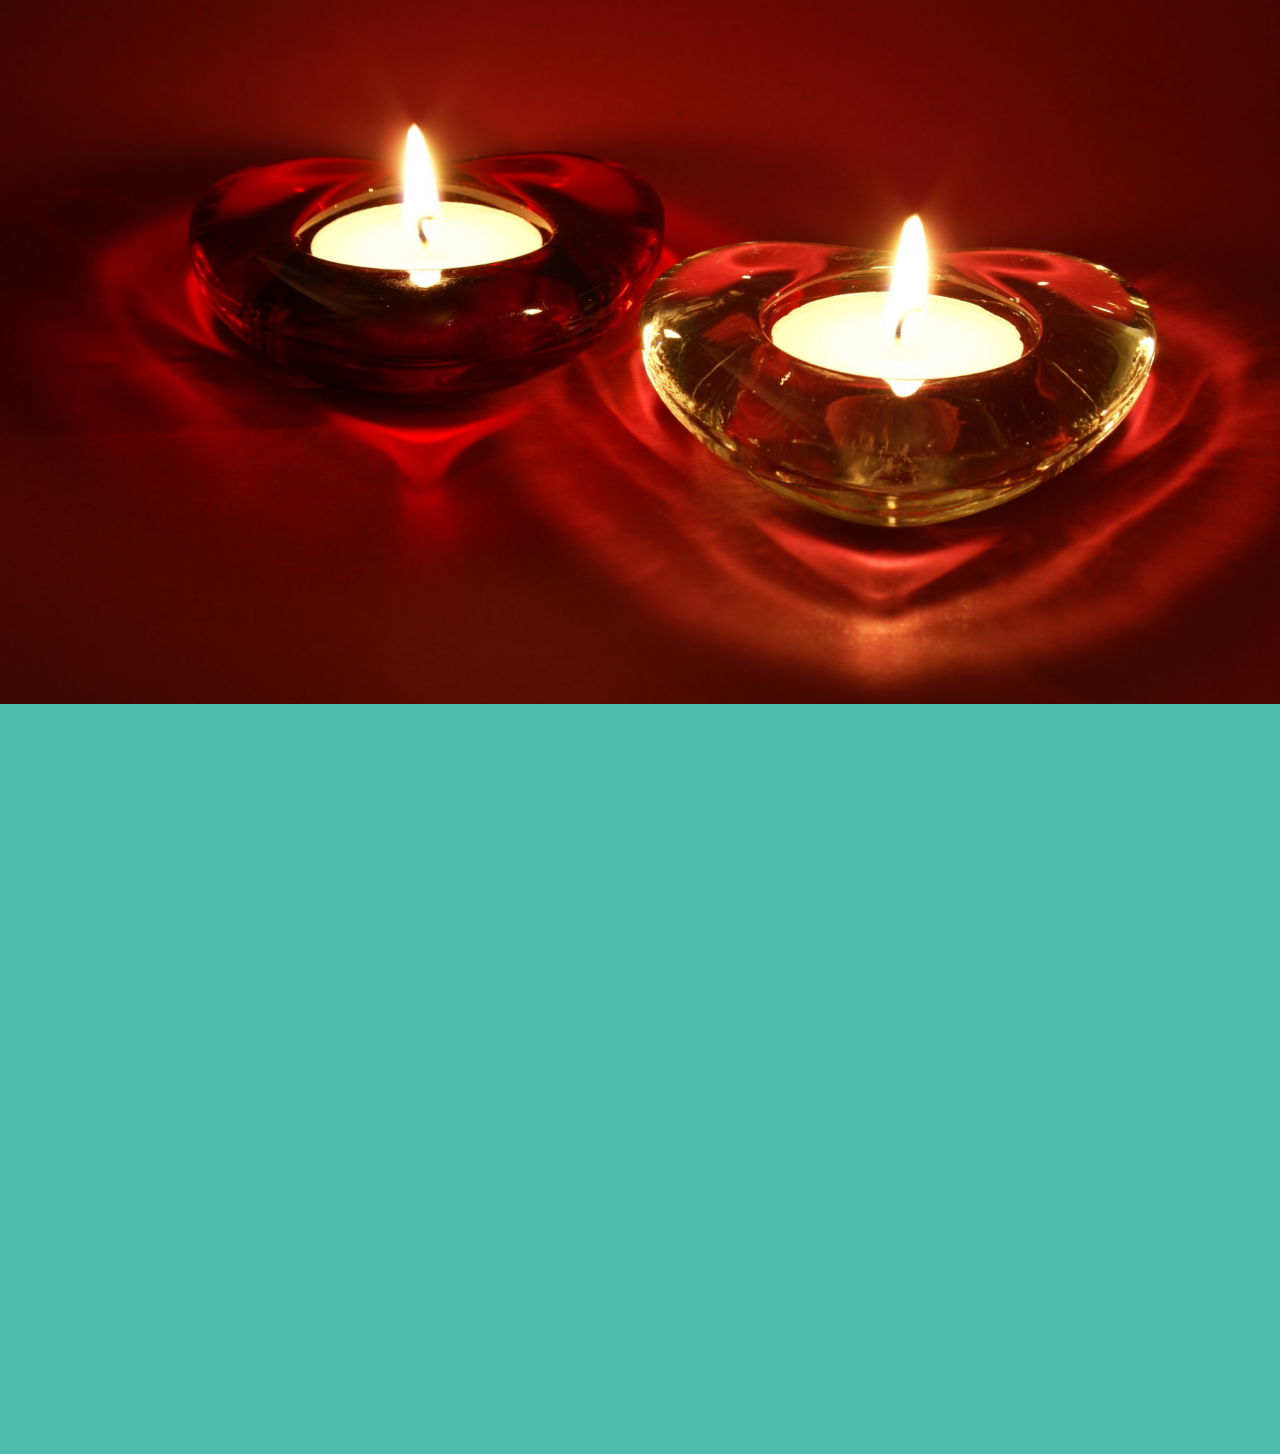
<file: ParallexScrolling/index.html>
<!doctype html>
<html>
<head>
<title>ParallecScrolling</title>
<style type="text/css">
	*{
	margin: 0px;
	padding: 0px;
	}
	#image {
		position: relative;
		z-index: -1
	}
	#content {
		height: 750px;
		width: 100%;
		margin-top:-10px; 
		background-color:#4dbbac;
		position: relative;
		z-index: 1;
	}
</style>
<script type="text/javascript">
	var ypos,image;
	function parallex() {
		image = document.getElementById('image');
		ypos = window.pageYOffset;
		image.style.top = ypos * .7+ 'px';
	}
	window.addEventListener('scroll', parallex),false;

</script>
</head>

<body>
<img id="image" src="img/slide3.jpg" height="710px" width="100%" />
<div id="content"></div>

	
</body>
</file>
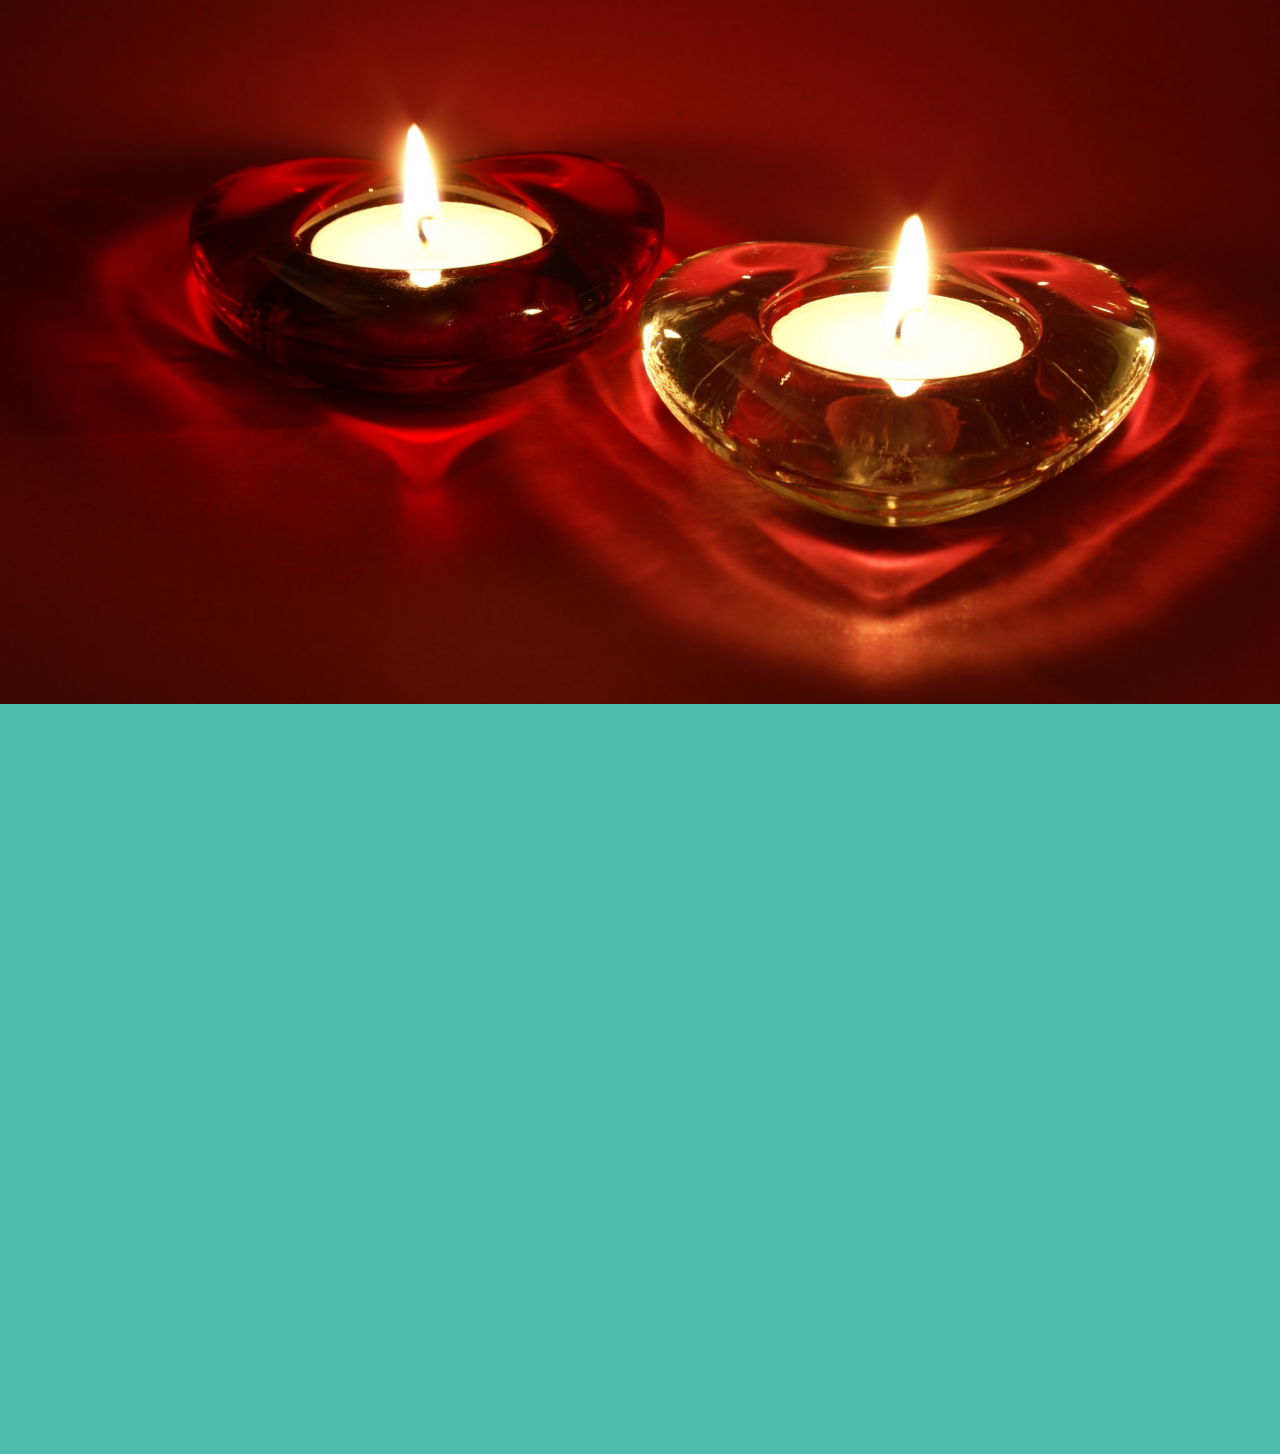
<file: ParallexScrolling/tutorial_imde.html>
<!doctype html>
<html>
<head>
<title>ParallecScrolling</title>
<style type="text/css">
	*{
	margin: 0px;
	padding: 0px;
	}
	#image {
		position: relative;
		z-index: -1
	}
	#content {
		height: 750px;
		width: 100%;
		margin-top:-10px; 
		background-color:#4dbbac;
		position: relative;
		z-index: 1;
	}
</style>
<script type="text/javascript">
	var ypos,image;
	function parallex () {
		ypos = window.pageYOffset;
		image = document.getElementById('image');
		image.style.top = ypos * .8 +'px';
	}
	window.addEventListener('scroll',parallex);
</script>

</head>

<body>
<img id="image" src="img/slide3.jpg" height="710px" width="100%" />
<div id="content"></div>

	
</body>
</file>
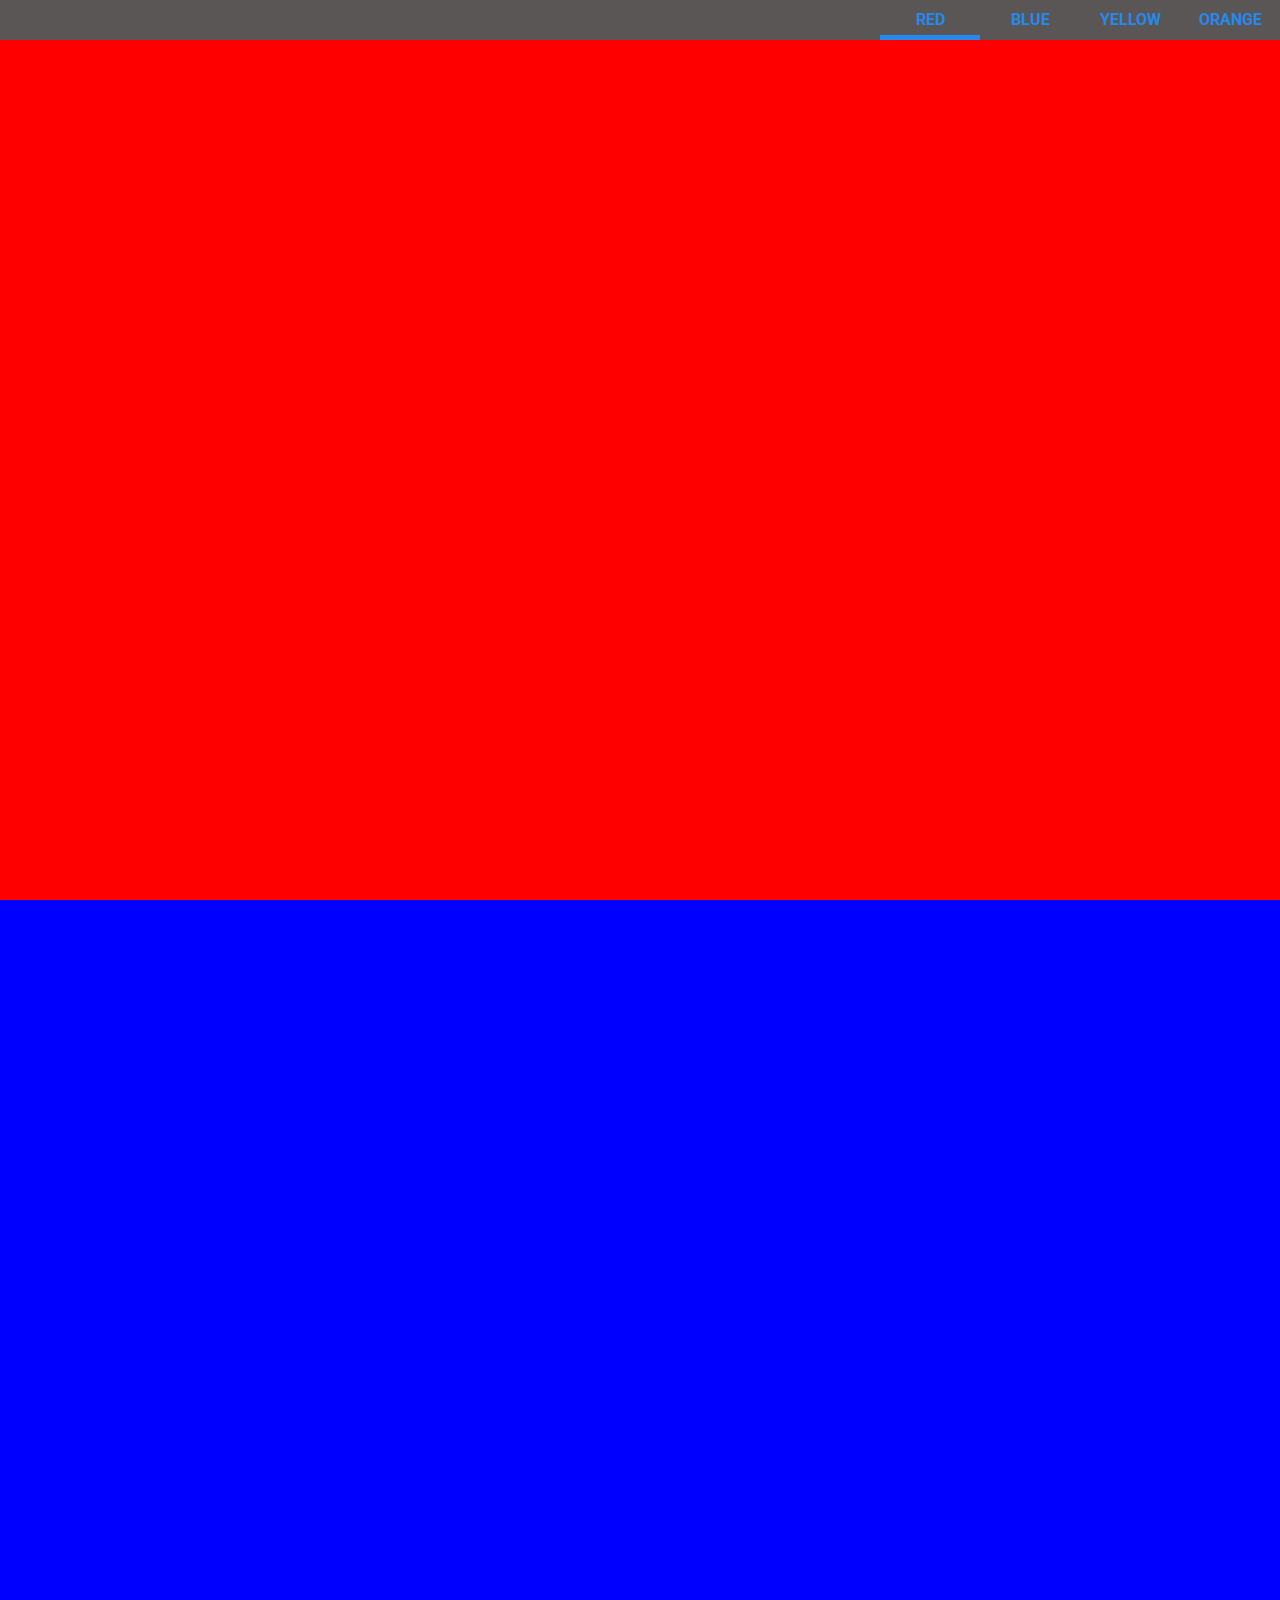
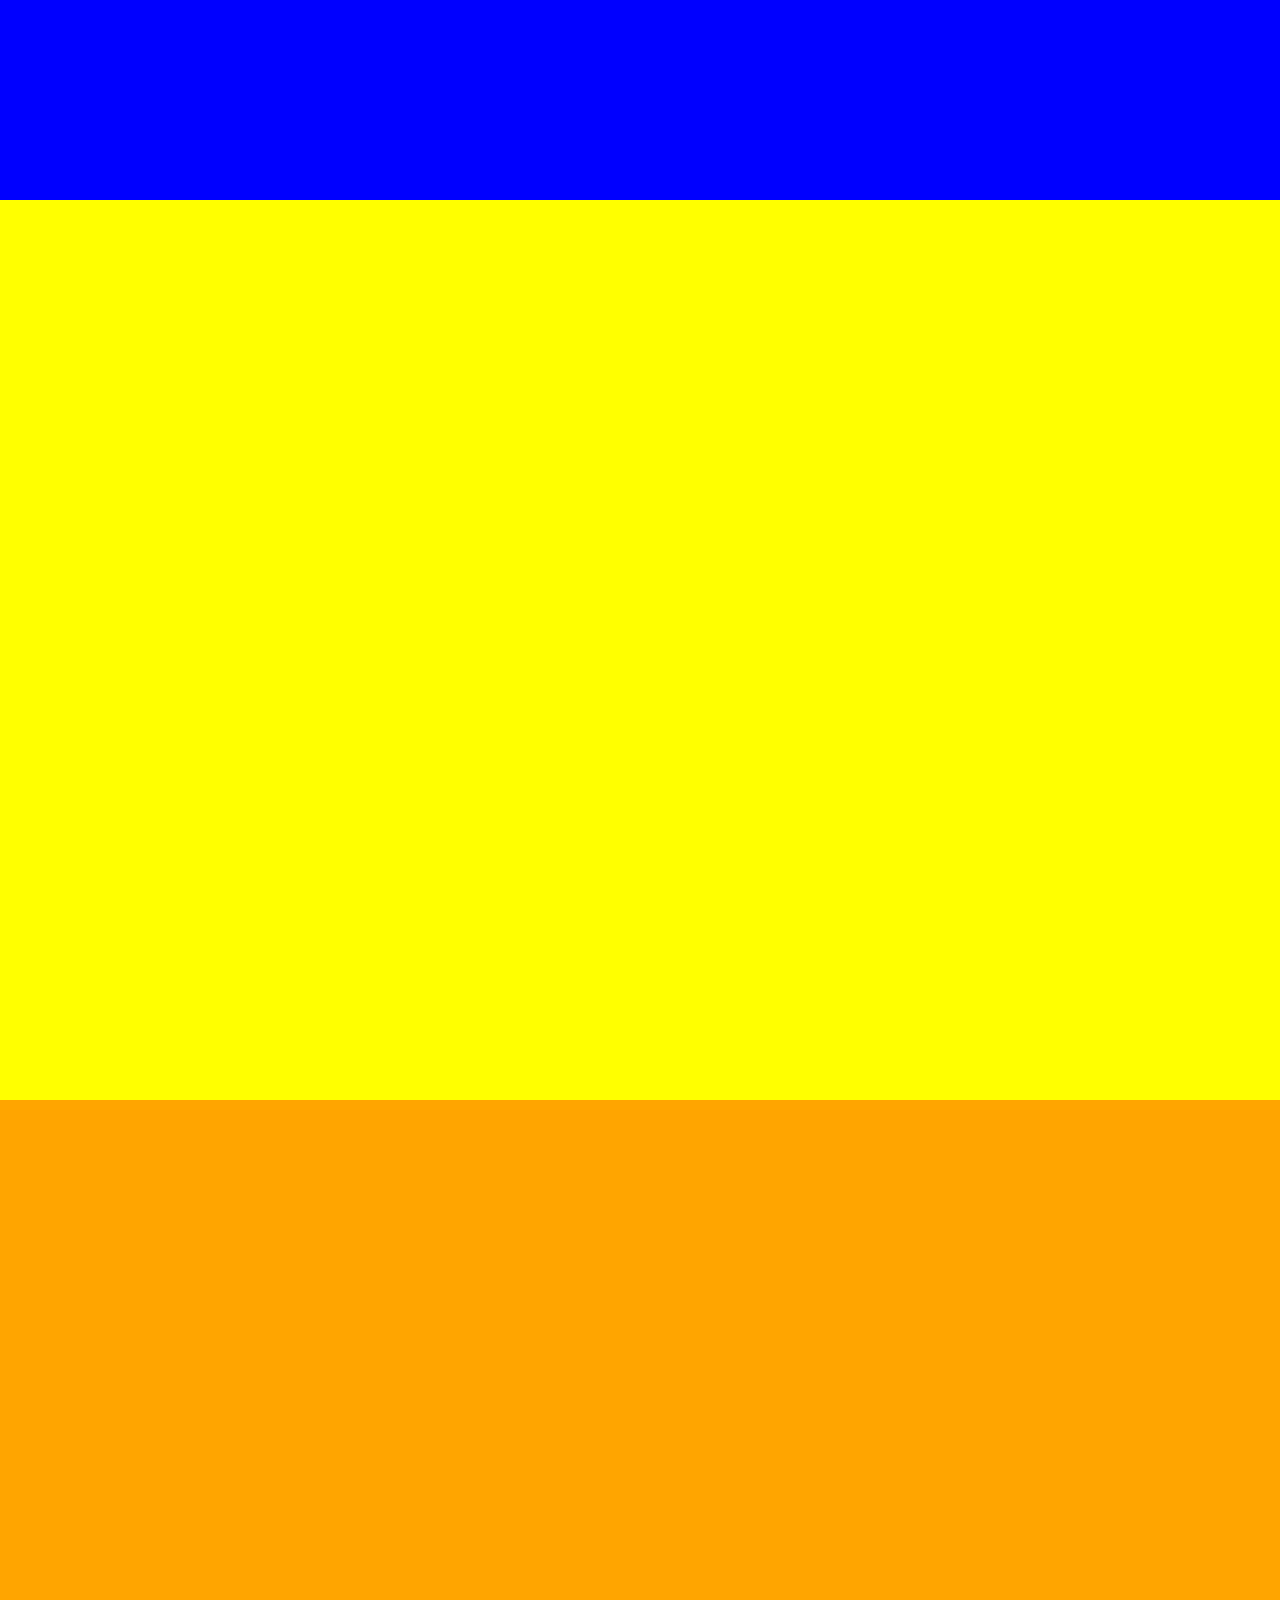
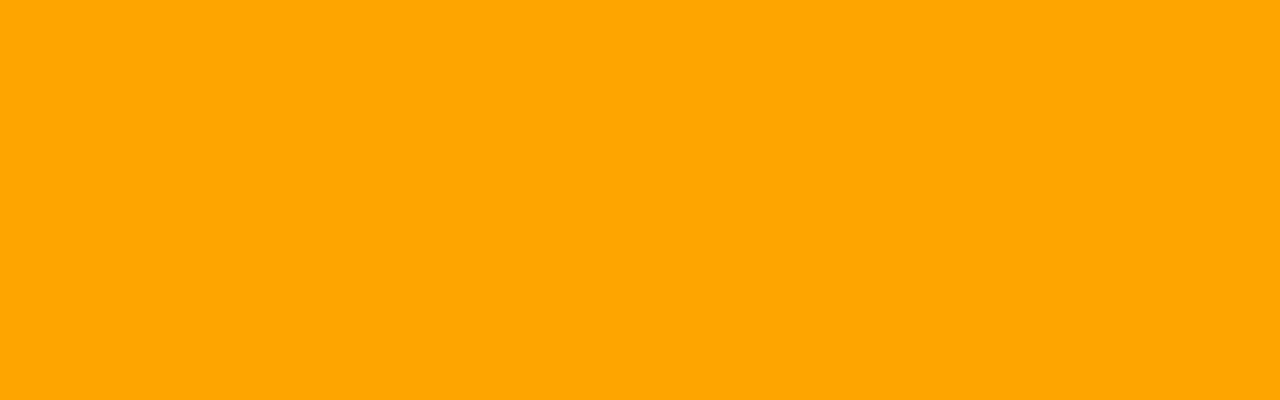
<file: SPWNavigation_ProjectFile/navigation_test.html>
<!doctype html>
<html lang="en">
    <head>
        <title></title>
        <link href='http://fonts.googleapis.com/css?family=Roboto:700' rel='stylesheet' type='text/css'>
        <style type="text/css">
            * {
                margin: 0;
                padding: 0;
            }
            body {
                overflow-x: hidden;
            }
            #wrapper {
                position: fixed;
                height: 40px;
                height: 40px;
                height: 4 0px;
                width: 100%;
                
                background: rgb(90, 86, 86);
            }
            
            #nav {
                list-style: none;
                float: right;
                position: relative;
            }
            #nav li {
                float: left;
                display: block;
                height: 40px;
                width: 100px;
                text-align: center;
                line-height: 40px;
                font-family: 'Roboto', sans-serif;
                font-weight: 700;
                color:rgb(37, 137, 237) ;
            }
            #span {
                height: 5px;
                width: 100px;
                background: rgb(37, 137, 237) ;
                position: absolute;
                bottom: 0;
                
            }
            #content {
                width: 100%;
                background: red;
             }
            #content1 {background: blue;}
            #content2 {background: yellow;}
            #content3 {background: orange;}
            
          </style>
       
    </head>
    <body>
    <div id="wrapper">
        <ul id="nav">
            <div id="span"></div>
            <a href="#content"><li>RED</li></a>
            <a href="#content1"><li>BLUE</li></a>
            <a href="#content2"><li>YELLOW</li></a>
            <a href="#content3"><li>ORANGE</li></a>
        </ul>
    </div>
    
    <div id="content"></div>
    <div id="content1"></div>
    <div id="content2"></div>
    <div id="content3"></div>
     
    <script type="text/javascript">
        function element(){
            var h = window.innerHeight;
             document.getElementById('content').style.height = h+"px";
             document.getElementById('content1').style.height = h+"px";
             document.getElementById('content2').style.height = h+"px";
             document.getElementById('content3').style.height = h+"px";
            
        }
        
        function slideAnimate() {
            var i = document.getElementById('span');
            var h = window.innerHeight;
            var x = 2*h;
            var y = 3*h;
            var Yoffset  = window.pageYOffset;
           if(Yoffset < h){
               i.style.left = "0px";
               
           }
            else if(Yoffset < (2*h)) {
                i.style.left = "100px";
                
            }
            else if(Yoffset < (3*h)) {
                i.style.left = "200px";
               
            }
            else if (Yoffset === (3*h)){
                i.style.left = "300px";
                
            }
            
                      
            
        }
        window.addEventListener('scroll',slideAnimate);
        window.addEventListener('load', element);
        window.addEventListener('resize', element);
        
    </script>
<body>
</html>
</file>
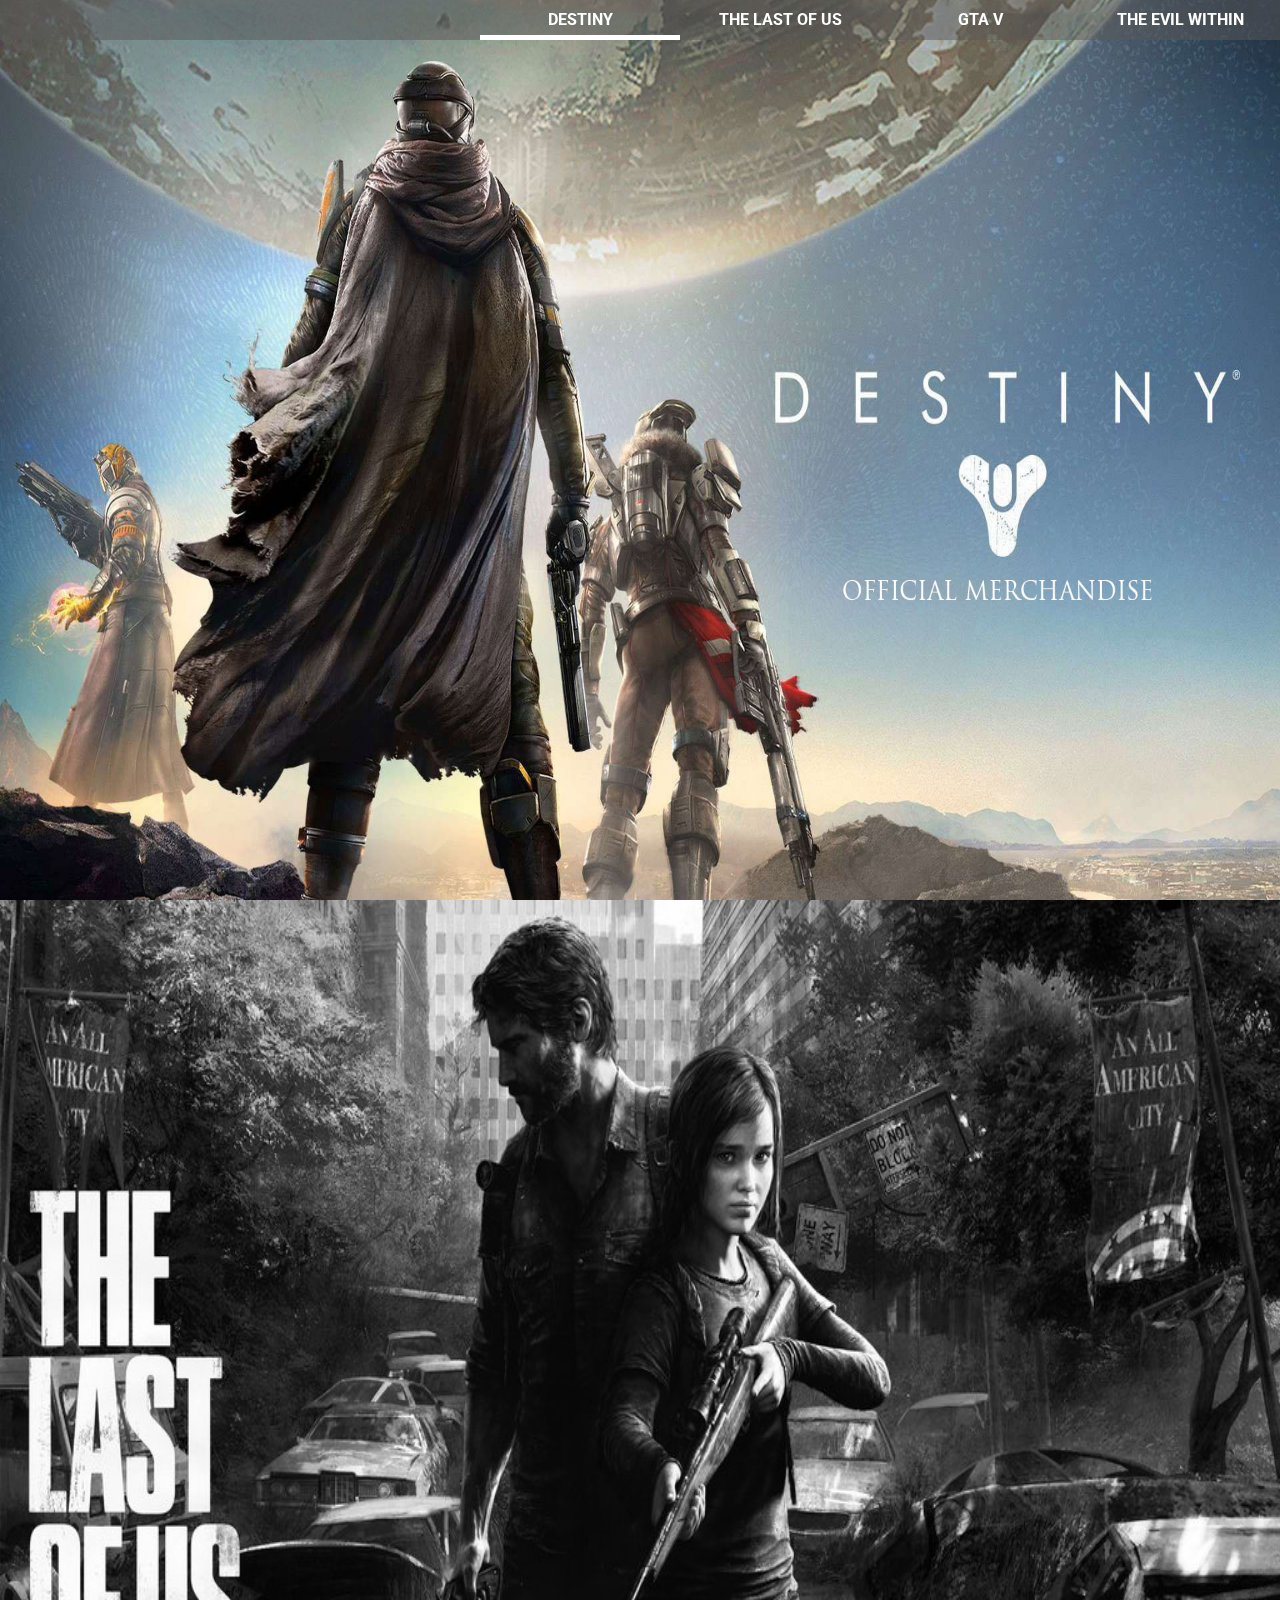
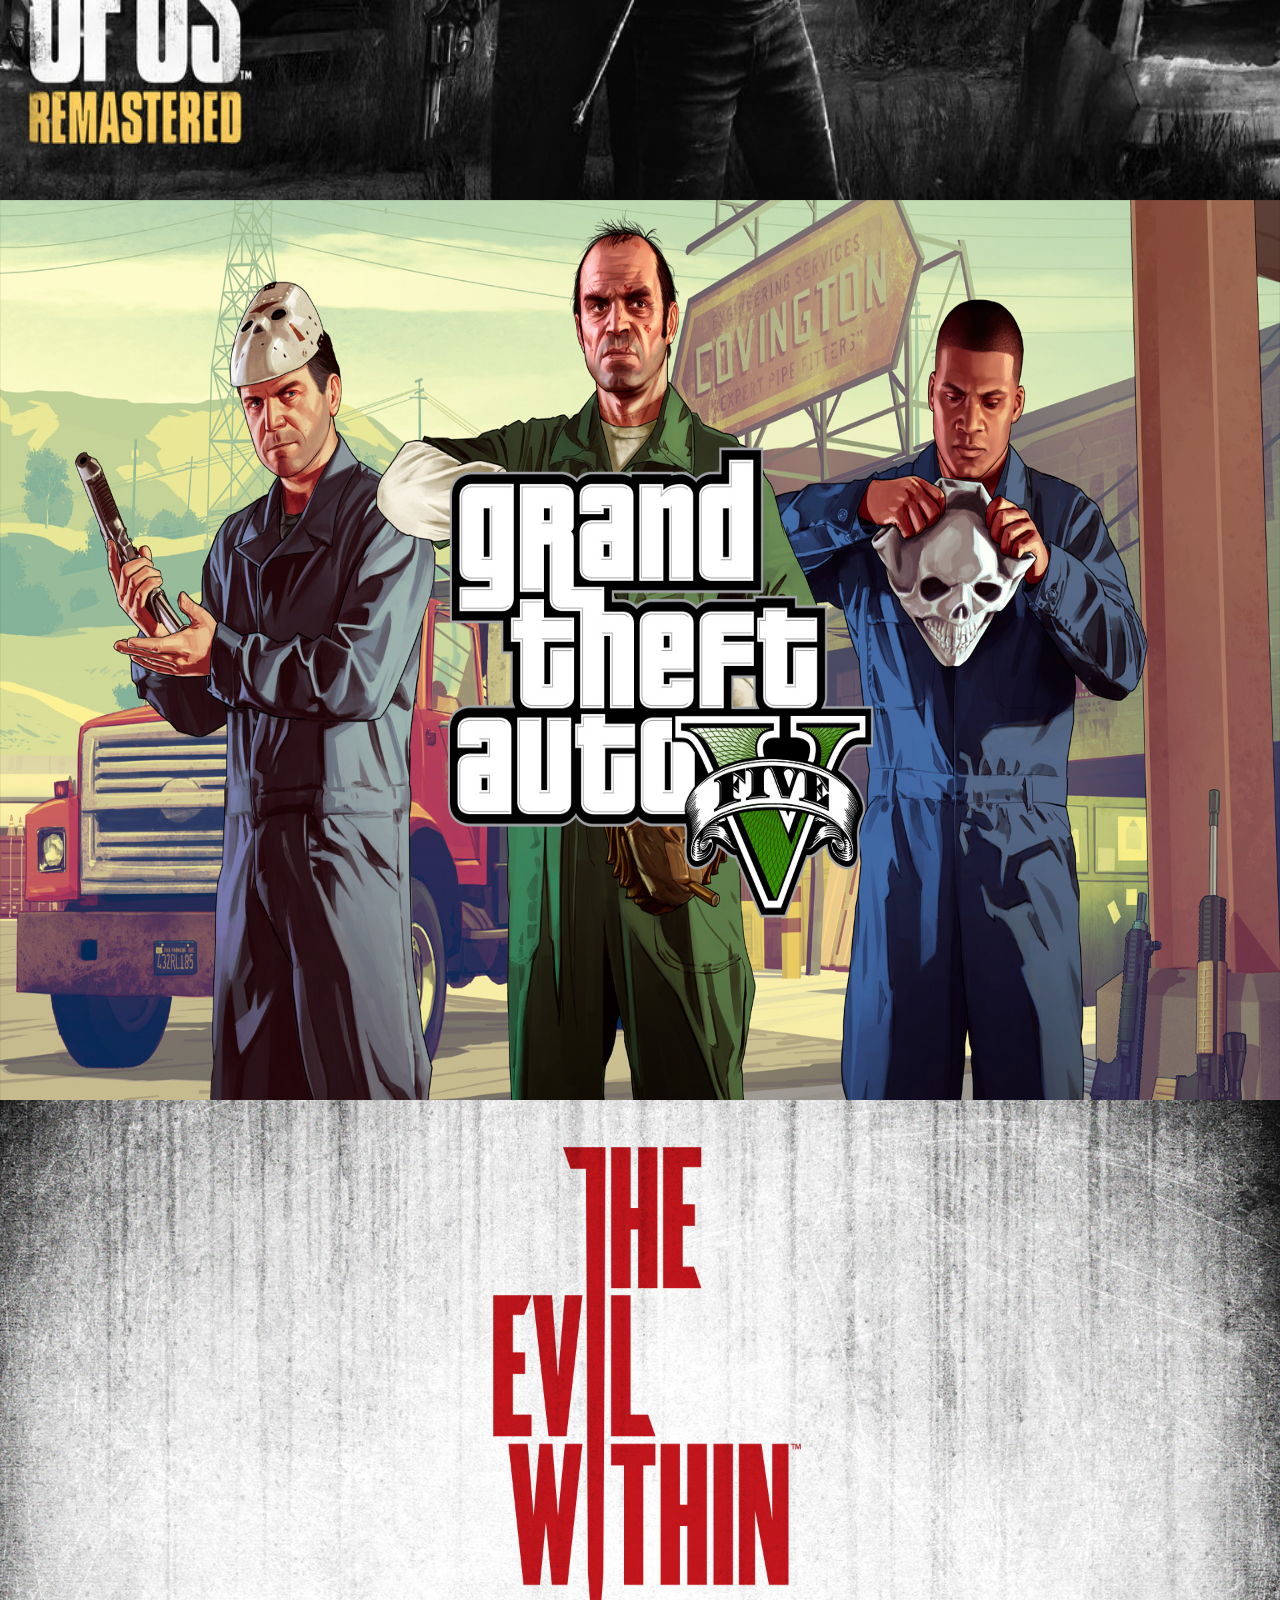
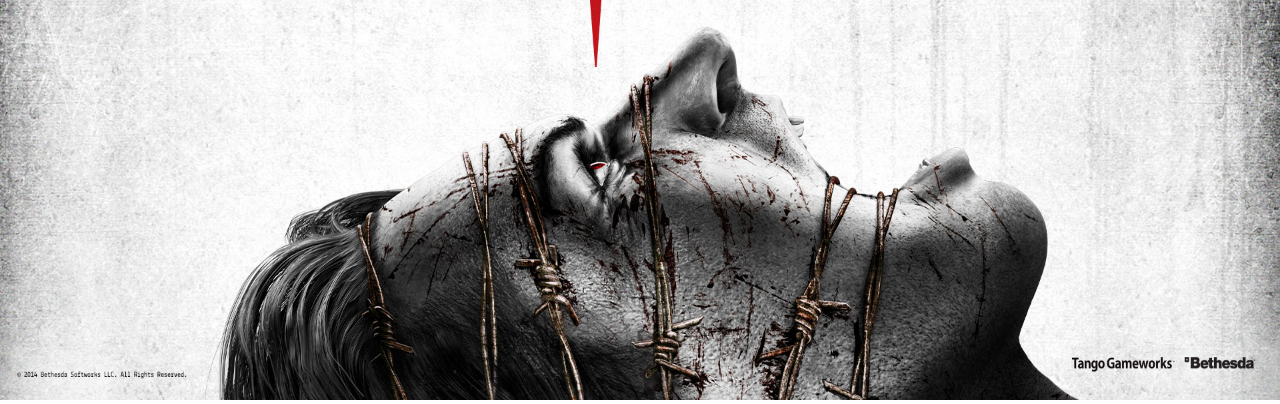
<file: SPWNavigation_ProjectFile/navigation_test1.html>
<!doctype html>
<html lang="en">
    <head>
        <title></title>
        <link href='http://fonts.googleapis.com/css?family=Roboto:700' rel='stylesheet' type='text/css'>
        <style type="text/css">
            * {
                margin: 0;
                padding: 0;
            }
            body {
                overflow-x: hidden;
            }
            #wrapper {
                position: fixed;
                height: 40px;
                width: 100%;
                background: rgba(90, 88, 88,.5);
            }
            
            #nav {
                list-style: none;
                float: right;
                position: relative;
            }
            #nav li {
                float: left;
                display: block;
                height: 40px;
                width: 200px;
                text-align: center;
                line-height: 40px;
                font-family: 'Roboto', sans-serif;
                font-weight: 700;
                box-sizing:border-box;
                color:white ;
                border-left: 1px inline rgba(225,225,225,.5);
                border-right: 1px inline rgba(225,225,225,.5);
            }
            #span {
                height: 5px;
                width: 200px;
                background: white ;
                position: absolute;
                bottom: 0;
                -wekit-transition: all .1s;
            }
            #content {width: 100%;}
         
            #last {
                height: 100%;
                width: 100%;
            }
          </style>
       
    </head>
    <body>
    <div id="wrapper">
        <ul id="nav">
            <div id="span"></div>
            <a href="#content"><li>DESTINY</font></li></a>
            <a href="#content1"><li>THE LAST OF US</li></a>
            <a href="#content2"><li>GTA V</font></li></a>
            <a href="#content3"><li>THE EVIL WITHIN</font></li></a>
        </ul>
    </div>
    
    <div id="content"><img id="last" src="img/Destiny.jpg"/></div>
    <div id="content1"><img id="last" src="img/the-last-of-us-remastered-wide.jpg"/></div>
    <div id="content2"><img id="last" src="img/GTAV-boom1.jpg"/></div>
    <div id="content3"><img id="last" src="img/4-evil-within-cover-art.jpg"/></div>

   <script type="text/javascript">
        function element(){
            var h = window.innerHeight;
             document.getElementById('content').style.height = h+"px";
             document.getElementById('content1').style.height = h+"px";
             document.getElementById('content2').style.height = h+"px";
             document.getElementById('content3').style.height = h+"px";
            
        }
        
        function slideAnimate() {
            var i = document.getElementById('span');
            var h = window.innerHeight;
            var x = 2*h;
            var y = 3*h;
            var Yoffset  = window.pageYOffset;
           if(Yoffset < h){
               i.style.left = "0px";
               
           }
            else if(Yoffset < (2*h)) {
                i.style.left = "200px";
                
            }
            else if(Yoffset < (3*h)) {
                i.style.left = "400px";
               
            }
            else if (Yoffset >= (3*h)){
                 i.style.left = "600px";
                
            }
            
                      
            
        }
        window.addEventListener('scroll',slideAnimate);
        window.addEventListener('load', element);
        window.addEventListener('resize', element);
        
    </script>
<body>
</html>
</file>
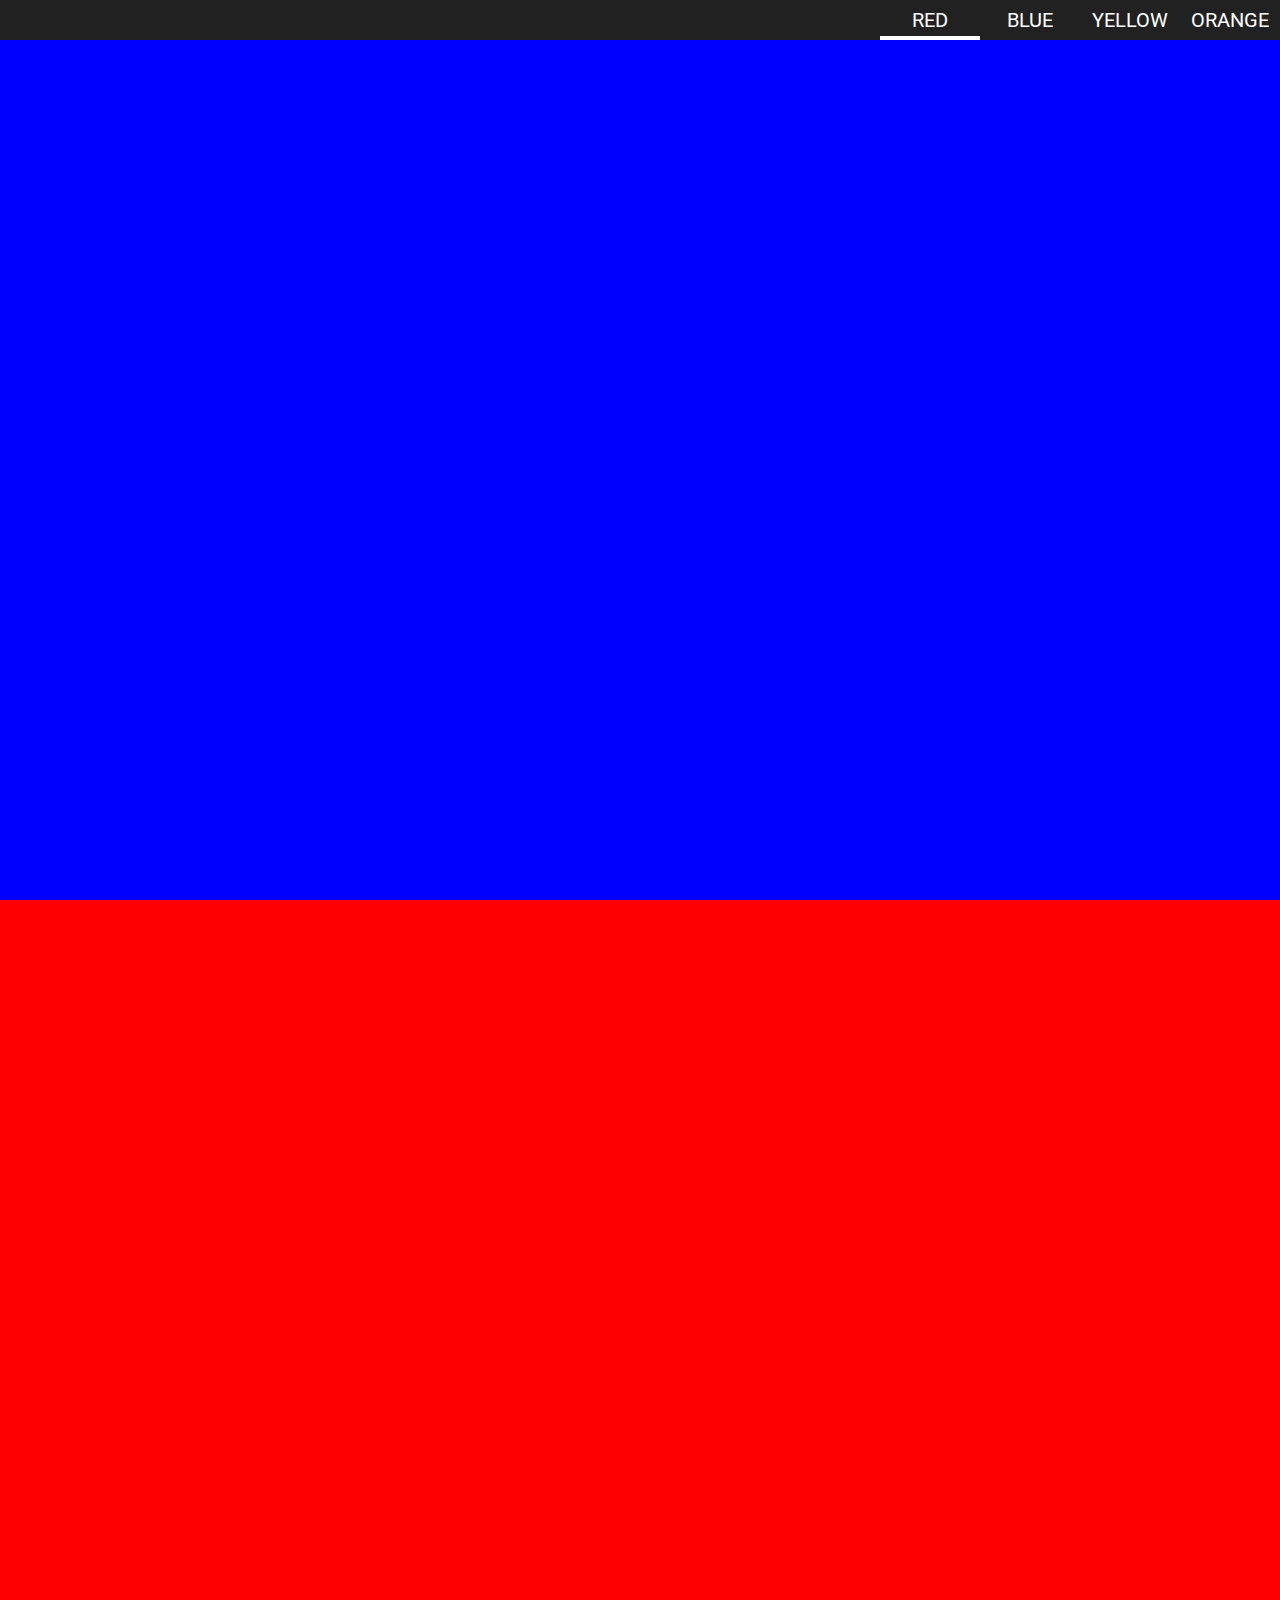
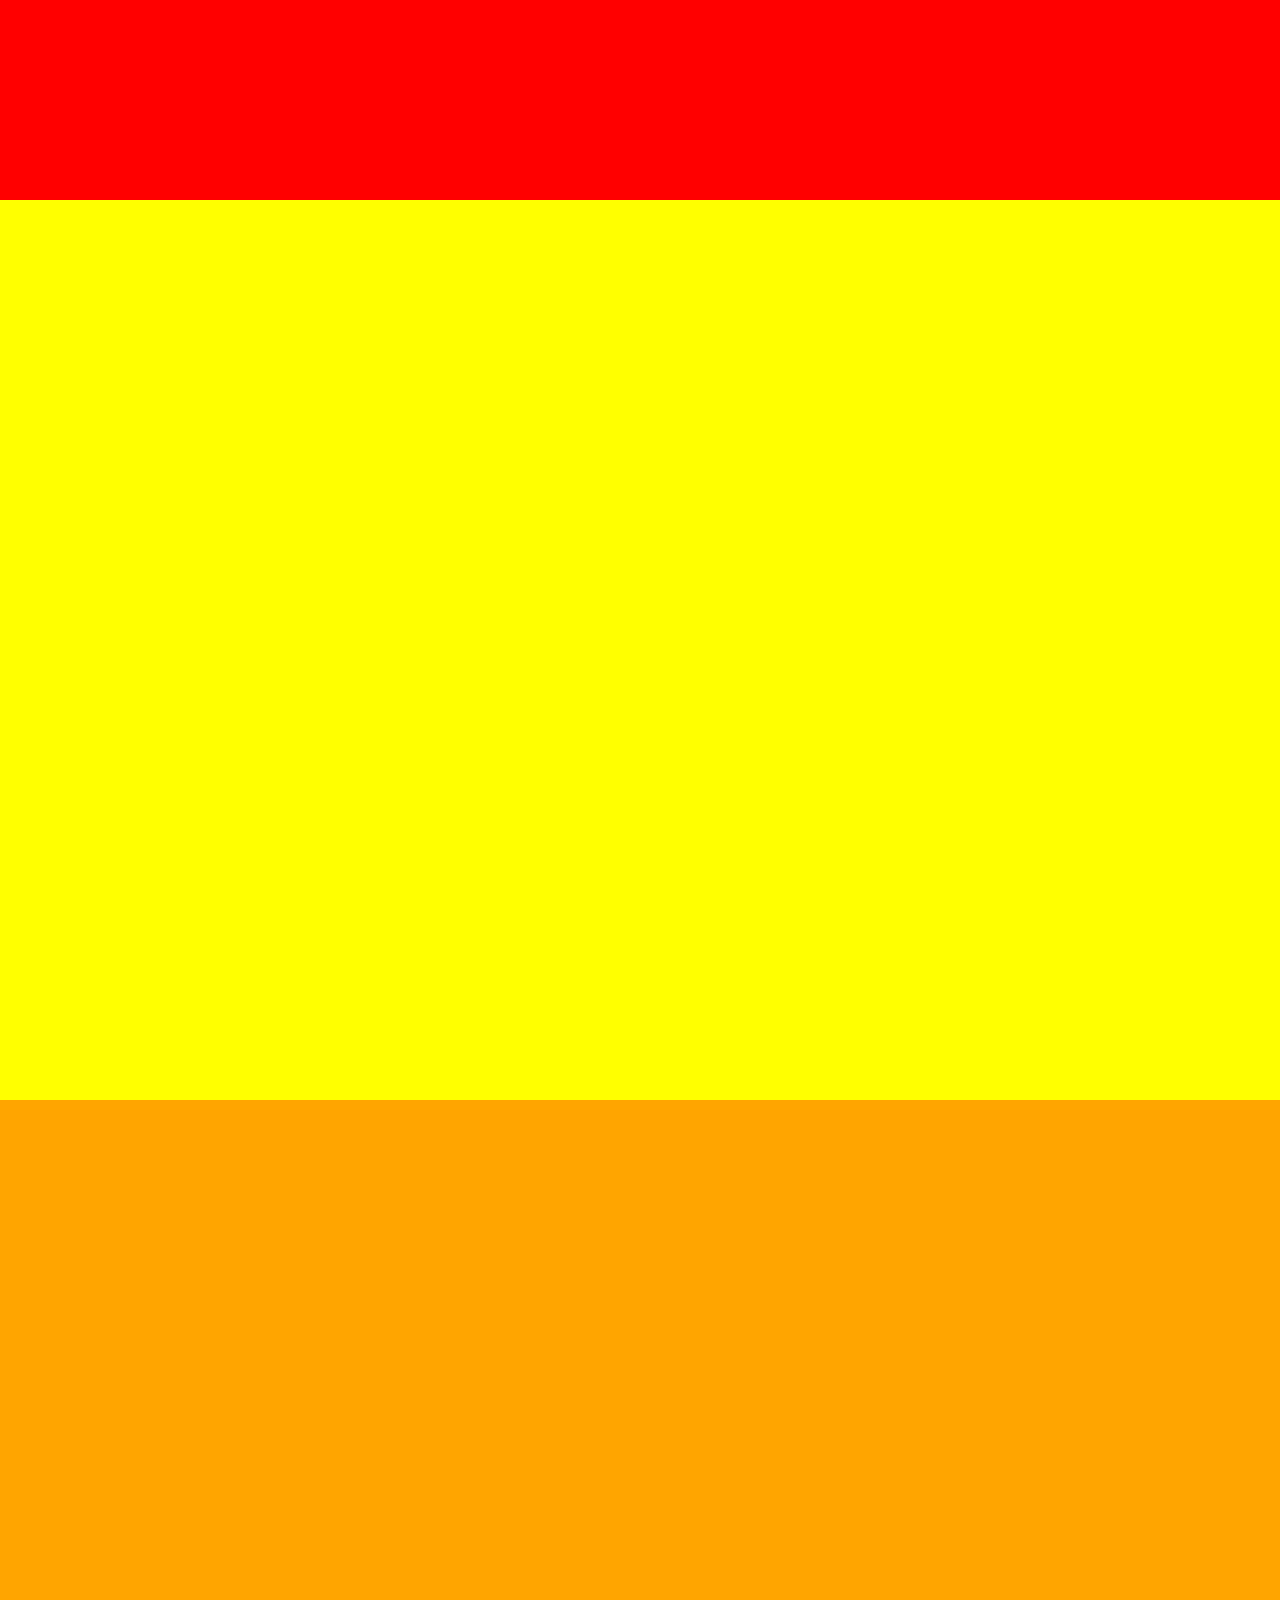
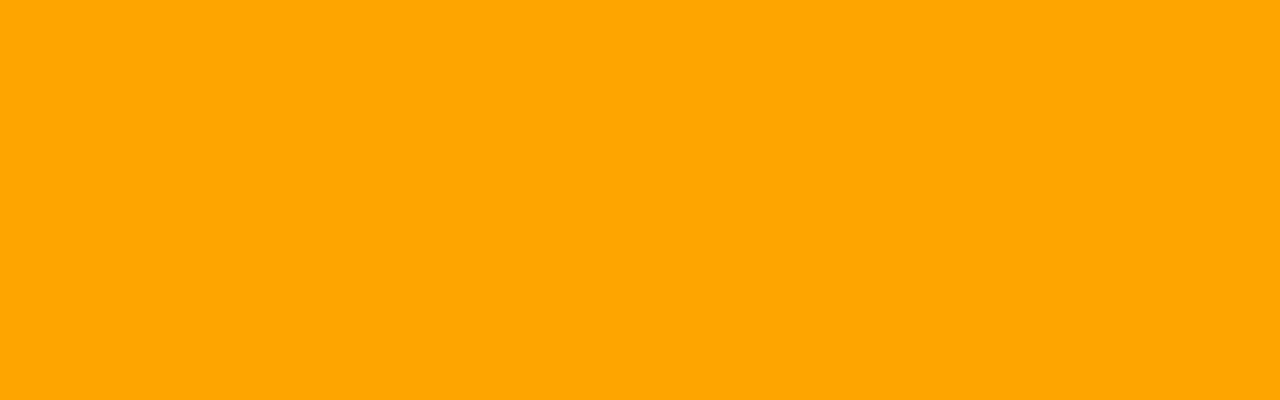
<file: SPWNavigation_ProjectFile/tutorial.html>
<!DOCTYPE html>
<html lang="en">
<head>
    <meta charset="UTF-8">
    <title>Document</title>
    <link href='http://fonts.googleapis.com/css?family=Roboto:700' rel='stylesheet' type='text/css'>
    <style>
        * {
            margin: 0;
            padding: 0;
        }
        #wrapper {
            position: fixed;
            height: 40px;
            width: 100%;
            background: rgba(33,33,33,1);
            }
        #nav {
            height: 40px;
            width: auto;
            float: right;
            list-style: none;
            position: relative;
        }
        #nav li {
            height: 40px;
            width: 100px;
            float: left;
            font-family: 'Roboto', sans-serif;
            text-align: center;
            line-height: 40px;
            font-size: 20px;
            color: white;
            
        }
        #span {
            height: 4px;
            width: 100px;
            background: white;
            position: absolute;
            bottom: 0;
            left: 0;
        }    
        #con {background: blue;}
        #con1 {background: red;}
        #con2 {background: yellow;}
        #con3 {background: orange;}
    </style>
</head>
<body>
    <div id="wrapper">
        <ul id="nav">
           <div id="span"></div>
            <li>RED</li>
            <li>BLUE</li>
            <li>YELLOW</li>
            <li>ORANGE</li>
        </ul>
    </div>
    <div id="con"></div>
    <div id="con1"></div>
    <div id="con2"></div>
    <div id="con3"></div>
    
    <script type="text/javascript">
        function height() {
            var h = window.innerHeight;
            document.getElementById('con').style.height = h+"px";
            document.getElementById('con1').style.height = h+"px";
            document.getElementById('con2').style.height = h+"px";
            document.getElementById('con3').style.height = h+"px";
        } 
        
        function move() {
            var Y = window.pageYOffset;
            var h = window.innerHeight;
            var s = document.getElementById('span');
            if(Y < h) {s.style.left = "0px"}
            else if (Y < (2*h)) {s.style.left = "100px"}
            else if (Y < (3*h)) {s.style.left = "200px"}
            else if (Y >= (3*h)) {s.style.left = "300px"}
            
            
            
        }
        
        window.addEventListener('scroll',move);
        window.addEventListener('load',height);
        window.addEventListener('resize',height);
    </script>
</body>
</html>
</file>
